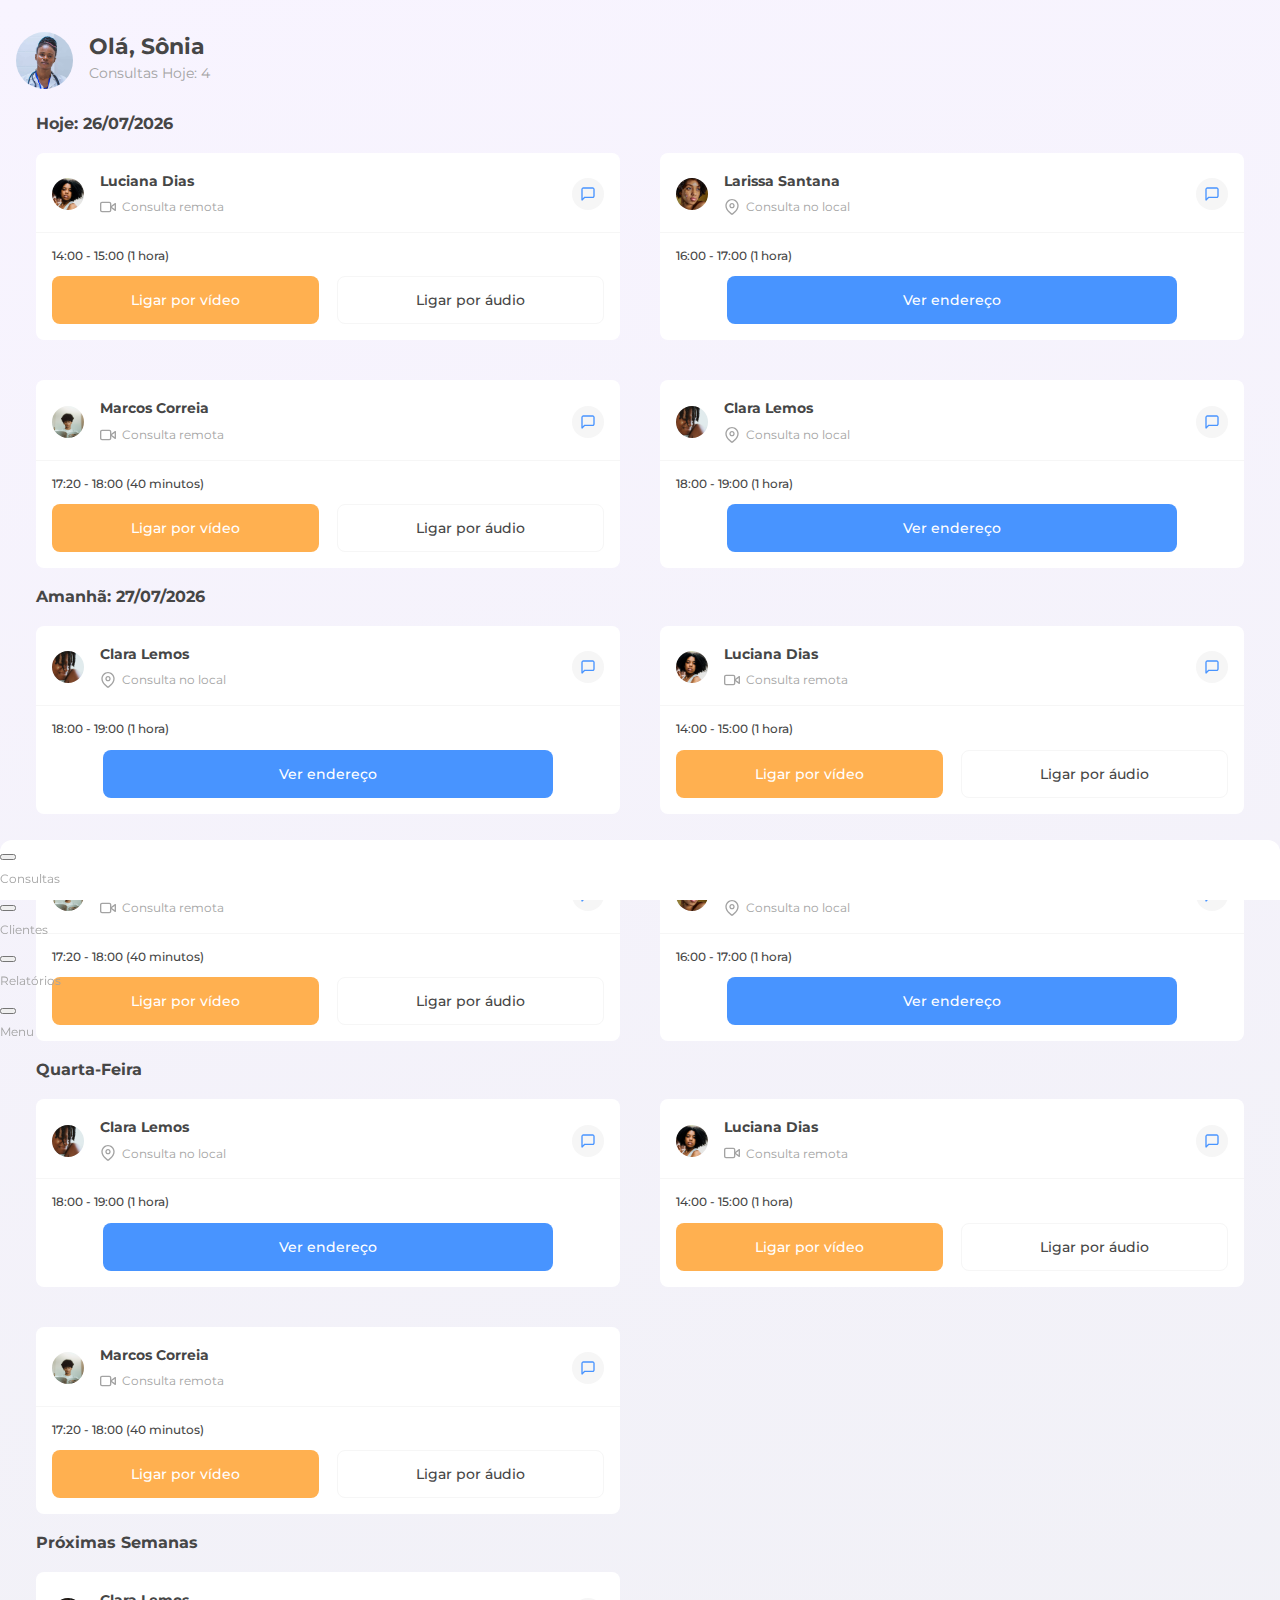
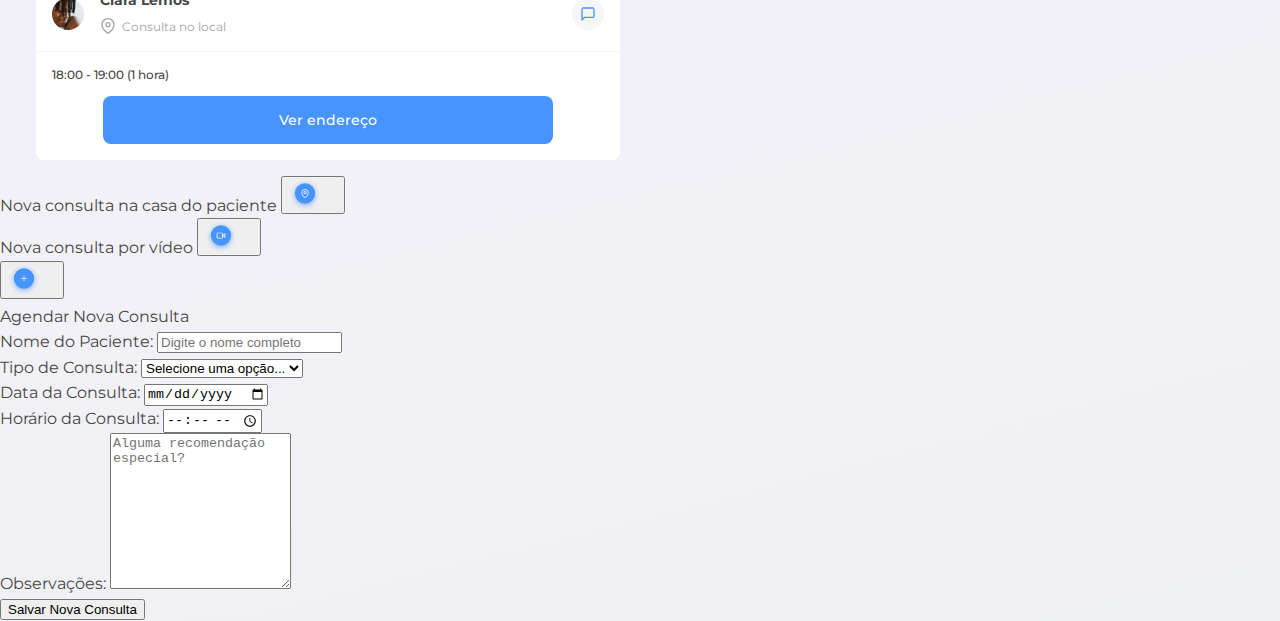
<file: index.html>
<!DOCTYPE html>
<html lang="pt-br">
<head>
    <meta charset="UTF-8">
    <meta name="viewport" content="width=device-width, initial-scale=1.0">
    <link rel="preconnect" href="https://fonts.googleapis.com">
    <link rel="preconnect" href="https://fonts.gstatic.com" crossorigin>
    <link href="https://fonts.googleapis.com/css2?family=Montserrat:ital,wght@0,100..900;1,100..900&display=swap" rel="stylesheet">
    <link rel="stylesheet" href="/styles/reset.css">
    <link rel="stylesheet" href="/styles/main.css">
    <title>Clínica Mêdica</title>
</head>
<body>

    <!-- HEADER -->
    <header>
        <div class="header__user">
            <img src="/assets/perfil/perfil-1.jpg" alt="Foto de Perfil da Sonia">
            <div class="header__info">
                <h2>Olá, Sônia</h2>
                <span>Mais 4 consultas hoje</span>
            </div>
        </div>
    </header>


    <!-- SECTION - HOJE -->
    <section>
        <h3 class="data__hoje">Hoje - </h3>
        <!-- SECTION - CARD CONSULTA -->
        <div class="section__card section__hoje">
            <div class="card__consulta">
                <div class="card__info">
                    <img src="/assets/perfil/perfil-2.jpg" alt="Foto de Perfil Luciana Dias">
                    <div class="card__info-paciente">
                        <h4>Luciana Dias</h4>
                        <div class="card__info-consulta">
                            <button class="icone__camera"></button>
                            <p>Consulta remota</p>
                        </div>
                    </div>
                    <button class="icone__chat"></button>
                </div>

                <div class="card__hora">
                    <span>14:00 - 15:00 (1 hora)</span>
                    <div class="card__button">
                        <button class="button__video" onclick="ligarPorVideo()">Ligar por vídeo</button>
                        <button class="button__audio" onclick="ligarPorAudio()">Ligar por áudio</button>
                    </div>
                </div>
            </div>

            <div class="card__consulta">
                <div class="card__info">
                    <img src="/assets/perfil/perfil-3.jpg" alt="Foto de Perfil Larissa Santana">
                    <div class="card__info-paciente">
                        <h4>Larissa Santana</h4>
                        <div class="card__info-consulta">
                            <button class="icone__pin"></button>
                            <p>Consulta no local</p>
                        </div>
                    </div>
                    <button class="icone__chat"></button>
                </div>

                <div class="card__hora">
                    <span>16:00 - 17:00 (1 hora)</span>
                    <div class="card__button">
                        <button class="button__endereco" onclick="verEndereco()">Ver endereço</button>
                    </div>
                </div>
            </div>

            <div class="card__consulta">
                <div class="card__info">
                    <img src="/assets/perfil/perfil-4.jpg" alt="Foto de Perfil Marcos Correia">
                    <div class="card__info-paciente">
                        <h4>Marcos Correia</h4>
                        <div class="card__info-consulta">
                            <button class="icone__camera"></button>
                            <p>Consulta remota</p>
                        </div>
                    </div>
                    <button class="icone__chat"></button>
                </div>

                <div class="card__hora">
                    <span>17:20 - 18:00 (40 minutos)</span>
                    <div class="card__button">
                        <button class="button__video" onclick="ligarPorVideo()">Ligar por vídeo</button>
                        <button class="button__audio" onclick="ligarPorAudio()">Ligar por áudio</button>
                    </div>
                </div>
            </div>

            <div class="card__consulta">
                <div class="card__info">
                    <img src="/assets/perfil/perfil-5.jpg" alt="Foto de Perfil Clara Lemos">
                    <div class="card__info-paciente">
                        <h4>Clara Lemos</h4>
                        <div class="card__info-consulta">
                            <button class="icone__pin"></button>
                            <p>Consulta no local</p>
                        </div>
                    </div>
                    <button class="icone__chat"></button>
                </div>

                <div class="card__hora">
                    <span>18:00 - 19:00 (1 hora)</span>
                    <div class="card__button">
                        <button class="button__endereco" onclick="verEndereco()">Ver endereço</button>
                    </div>
                </div>
            </div>
        </div>
    </section>
    
     <!-- SECTION - AMANHA -->
    <section>
        <h3 class="data__amanha">Amanhã</h3>
        <!-- SECTION - CARD CONSULTA -->
        <div class="section__card section__amanha">
            <div class="card__consulta">
                <div class="card__info">
                    <img src="/assets/perfil/perfil-5.jpg" alt="Foto de Perfil Clara Lemos">
                    <div class="card__info-paciente">
                        <h4>Clara Lemos</h4>
                        <div class="card__info-consulta">
                            <button class="icone__pin"></button>
                            <p>Consulta no local</p>
                        </div>
                    </div>
                    <button class="icone__chat"></button>
                </div>

                <div class="card__hora">
                    <span>18:00 - 19:00 (1 hora)</span>
                    <div class="card__button">
                        <button class="button__endereco" onclick="verEndereco()">Ver endereço</button>
                    </div>
                </div>
            </div>

            <div class="card__consulta">
                <div class="card__info">
                    <img src="/assets/perfil/perfil-2.jpg" alt="Foto de Perfil Luciana Dias">
                    <div class="card__info-paciente">
                        <h4>Luciana Dias</h4>
                        <div class="card__info-consulta">
                            <button class="icone__camera"></button>
                            <p>Consulta remota</p>
                        </div>
                    </div>
                    <button class="icone__chat"></button>
                </div>

                <div class="card__hora">
                    <span>14:00 - 15:00 (1 hora)</span>
                    <div class="card__button">
                        <button class="button__video" onclick="ligarPorVideo()">Ligar por vídeo</button>
                        <button class="button__audio" onclick="ligarPorAudio()">Ligar por áudio</button>
                    </div>
                </div>
            </div>

            <div class="card__consulta">
                <div class="card__info">
                    <img src="/assets/perfil/perfil-4.jpg" alt="Foto de Perfil Marcos Correia">
                    <div class="card__info-paciente">
                        <h4>Marcos Correia</h4>
                        <div class="card__info-consulta">
                            <button class="icone__camera"></button>
                            <p>Consulta remota</p>
                        </div>
                    </div>
                    <button class="icone__chat"></button>
                </div>

                <div class="card__hora">
                    <span>17:20 - 18:00 (40 minutos)</span>
                    <div class="card__button">
                        <button class="button__video" onclick="ligarPorVideo()">Ligar por vídeo</button>
                        <button class="button__audio" onclick="ligarPorAudio()">Ligar por áudio</button>
                    </div>
                </div>
            </div>

            <div class="card__consulta">
                <div class="card__info">
                    <img src="/assets/perfil/perfil-3.jpg" alt="Foto de Perfil Larissa Santana">
                    <div class="card__info-paciente">
                        <h4>Larissa Santana</h4>
                        <div class="card__info-consulta">
                            <button class="icone__pin"></button>
                            <p>Consulta no local</p>
                        </div>
                    </div>
                    <button class="icone__chat"></button>
                </div>

                <div class="card__hora">
                    <span>16:00 - 17:00 (1 hora)</span>
                    <div class="card__button">
                        <button class="button__endereco" onclick="verEndereco()">Ver endereço</button>
                    </div>
                </div>
            </div>
        </div>
    </section>


    <!-- SECTION - QUARTA FEIRA -->
    <section>
        <h3>Quarta-Feira</h3>
        <!-- SECTION - CARD CONSULTA -->
        <div class="section__card ">
            <div class="card__consulta">
                <div class="card__info">
                    <img src="/assets/perfil/perfil-5.jpg" alt="Foto de Perfil Clara Lemos">
                    <div class="card__info-paciente">
                        <h4>Clara Lemos</h4>
                        <div class="card__info-consulta">
                            <button class="icone__pin"></button>
                            <p>Consulta no local</p>
                        </div>
                    </div>
                    <button class="icone__chat"></button>
                </div>

                <div class="card__hora">
                    <span>18:00 - 19:00 (1 hora)</span>
                    <div class="card__button">
                        <button class="button__endereco" onclick="verEndereco()">Ver endereço</button>
                    </div>
                </div>
            </div>

            <div class="card__consulta">
                <div class="card__info">
                    <img src="/assets/perfil/perfil-2.jpg" alt="Foto de Perfil Luciana Dias">
                    <div class="card__info-paciente">
                        <h4>Luciana Dias</h4>
                        <div class="card__info-consulta">
                            <button class="icone__camera"></button>
                            <p>Consulta remota</p>
                        </div>
                    </div>
                    <button class="icone__chat"></button>
                </div>

                <div class="card__hora">
                    <span>14:00 - 15:00 (1 hora)</span>
                    <div class="card__button">
                        <button class="button__video" onclick="ligarPorVideo()">Ligar por vídeo</button>
                        <button class="button__audio" onclick="ligarPorAudio()">Ligar por áudio</button>
                    </div>
                </div>
            </div>

            <div class="card__consulta">
                <div class="card__info">
                    <img src="/assets/perfil/perfil-4.jpg" alt="Foto de Perfil Marcos Correia">
                    <div class="card__info-paciente">
                        <h4>Marcos Correia</h4>
                        <div class="card__info-consulta">
                            <button class="icone__camera"></button>
                            <p>Consulta remota</p>
                        </div>
                    </div>
                    <button class="icone__chat"></button>
                </div>

                <div class="card__hora">
                    <span>17:20 - 18:00 (40 minutos)</span>
                    <div class="card__button">
                        <button class="button__video" onclick="ligarPorVideo()">Ligar por vídeo</button>
                        <button class="button__audio" onclick="ligarPorAudio()">Ligar por áudio</button>
                    </div>
                </div>
            </div>

            
        </div>
    </section>

    <!-- SECTION - PRÓXIMA SEMANAS -->
    <section>
        <h3>Próximas Semanas</h3>
        <!-- SECTION - CARD CONSULTA -->
        <div class="section__card section__proximo-mes">
            <div class="card__consulta">
                <div class="card__info">
                    <img src="/assets/perfil/perfil-5.jpg" alt="Foto de Perfil Clara Lemos">
                    <div class="card__info-paciente">
                        <h4>Clara Lemos</h4>
                        <div class="card__info-consulta">
                            <button class="icone__pin"></button>
                            <p>Consulta no local</p>
                        </div>
                    </div>
                    <button class="icone__chat"></button>
                </div>

                <div class="card__hora">
                    <span>18:00 - 19:00 (1 hora)</span>
                    <div class="card__button">
                        <button class="button__endereco" onclick="verEndereco()">Ver endereço</button>
                    </div>
                </div>
            </div>

            
        </div>
    </section>

    <!-- DIV - MENU FLUTUANTE -->
<div class="fab-container">
    <div class="overlay">
        <div class="fab-options">
            <div class="fab-item">
                <span class="fab-label">Nova consulta na casa do paciente</span>
                <button class="fab-button small" onclick="novaConsultaPresencial()">
                    <img src="/assets/icons/pin-fab.svg" alt="Pin"> 
                </button>
            </div>

            <div class="fab-item">
                <span class="fab-label">Nova consulta por vídeo</span>
                <button class="fab-button small" onclick="novaConsultaVirtual()">
                    <img src="/assets/icons/camera-fab.svg" alt="Vídeo">
                </button>
            </div>
        </div>
    </div>

    <button class="fab-button button__action">
        <img src="/assets/icons/adicionar-fab.svg" alt="Botão Adicionar">
    </button>
</div>


    <!-- FORMULÁRIO - CADASTRO DE CONSULTA -->
    <section class="formulario__cadastro">
            <h2>Agendar Nova Consulta</h2>
        
            <form action="#" method="post">
                
                <div class="campo">
                    <label for="nome">Nome do Paciente:</label>
                    <input type="text" id="nome" name="nome" placeholder="Digite o nome completo" required>
                </div>

                <div class="consulta">
                    <div class="campo">
                        <label for="tipo">Tipo de Consulta:</label>
                        <select id="tipo" name="tipo" required>
                            <option value="">Selecione uma opção...</option>
                            <option value="Presencial">Presencial</option>
                            <option value="Virtual">Virtual</option>
                        </select>
                    </div>
                    <div class="campo">
                        <label for="data">Data da Consulta:</label>
                        <input type="date" id="data" name="data" required>
                    </div>
                    <div class="campo">
                        <label for="hora">Horário da Consulta:</label>
                        <input type="time" id="hora" name="hora" required>
                    </div>        
                </div>

                <div class="campo">
                    <label for="obs">Observações:</label>
                    <textarea id="obs" name="obs" rows="10" placeholder="Alguma recomendação especial?"></textarea>
                </div>

                <div class="campo">
                    <button type="submit" class="submit__button" onclick="salvarConsulta()">Salvar Nova Consulta</button>
                </div>

            </form>
    </section>

    <footer>    
        <nav class="footer__nav">
            <div class="footer__item" onclick="menuConsultas()">
                <button class="footer__item-calendario"><a href="#"></a></button>
                <p>Consultas</p>
            </div>
            <div class="footer__item" onclick="menuClientes()">
                <button class="footer__item-cliente"><a href="#"></a></button>
                <p>Clientes</p>
            </div>
            <div class="footer__item" onclick="menuRelatorios()">
                <button class="footer__item-relatorio"><a href="#"></a></button>
                <p>Relatórios</p>
            </div>
            <div class="footer__item" onclick="abrirMenu()">
                <button class="footer__item-menu"><a href="#"></a></button>
                <p>Menu</p>
            </div>
        </nav>
    </footer>
    
    <script src="/script/main.js"></script>
</body>
</html>
</file>
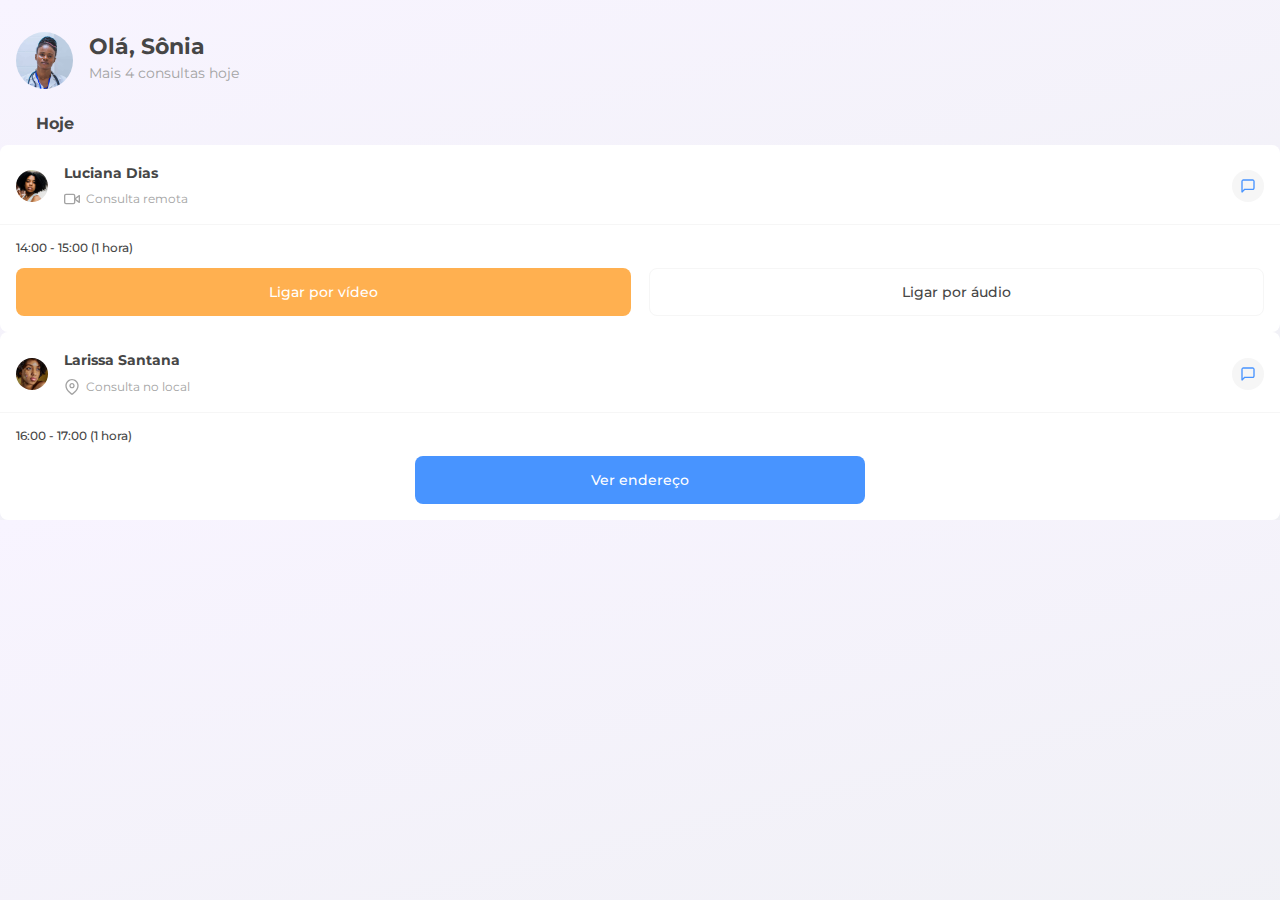
<file: pages/index.html>
<!DOCTYPE html>
<html lang="pt-br">
<head>
    <meta charset="UTF-8">
    <meta name="viewport" content="width=device-width, initial-scale=1.0">
    <link rel="preconnect" href="https://fonts.googleapis.com">
    <link rel="preconnect" href="https://fonts.gstatic.com" crossorigin>
    <link href="https://fonts.googleapis.com/css2?family=Montserrat:ital,wght@0,100..900;1,100..900&display=swap" rel="stylesheet">
    <link rel="stylesheet" href="/styles/reset.css">
    <link rel="stylesheet" href="/styles/main.css">
    <title>Clínica Mêdica</title>
</head>
<body>

    <!-- HEADER -->
    <header>
        <div class="header__user">
            <img src="/assets/perfil/perfil-1.jpg" alt="Foto de Perfil da Sonia">
            <div class="header__info">
                <h2>Olá, Sônia</h2>
                <span>Mais 4 consultas hoje</span>
            </div>
        </div>
    </header>


    <!-- SECTION - HOJE -->
    <section>
        <h3>Hoje</h3>
        <!-- SECTION - CARD CONSULTA -->
        <div class="card__consulta">
            <div class="card__info">
                <img src="/assets/perfil/perfil-2.jpg" alt="Foto de Perfil Luciana Dias">
                <div class="card__info-paciente">
                    <h4>Luciana Dias</h4>
                    <div class="card__info-consulta">
                        <button class="icone__camera"></button>
                        <p>Consulta remota</p>
                    </div>
                </div>
                <button class="icone__chat"></button>
            </div>

            <div class="card__hora">
                <span>14:00 - 15:00 (1 hora)</span>
                <div class="card__button">
                    <button class="button__video">Ligar por vídeo</button>
                    <button class="button__audio">Ligar por áudio</button>
                </div>
            </div>
        </div>

        <div class="card__consulta">
            <div class="card__info">
                <img src="/assets/perfil/perfil-3.jpg" alt="Foto de Perfil Larissa Santana">
                <div class="card__info-paciente">
                    <h4>Larissa Santana</h4>
                    <div class="card__info-consulta">
                        <button class="icone__pin"></button>
                        <p>Consulta no local</p>
                    </div>
                </div>
                <button class="icone__chat"></button>
            </div>

            <div class="card__hora">
                <span>16:00 - 17:00 (1 hora)</span>
                <div class="card__button">
                    <button class="button__endereco">Ver endereço</button>
                </div>
            </div>
        </div>
    </section>
    
</body>
</html>
</file>
<file: styles/main.css>
@import url("/styles/variaveis.css");
@import url("/styles/consultas.css");
@import url("/styles/header.css");
@import url("/styles/footer.css");

body {
  background: linear-gradient(165.96deg, #F8F4FF 0%, #EFF0F4 100%);
  font-family: var(--font-principal);
  color: var(--color-font-preto);
  font-weight: 400;
  line-height: 160%;
}

img {
    width: 32px;
    height: 32px;
    margin-right: 16px;
    border-radius: 50%;
}
</file>
